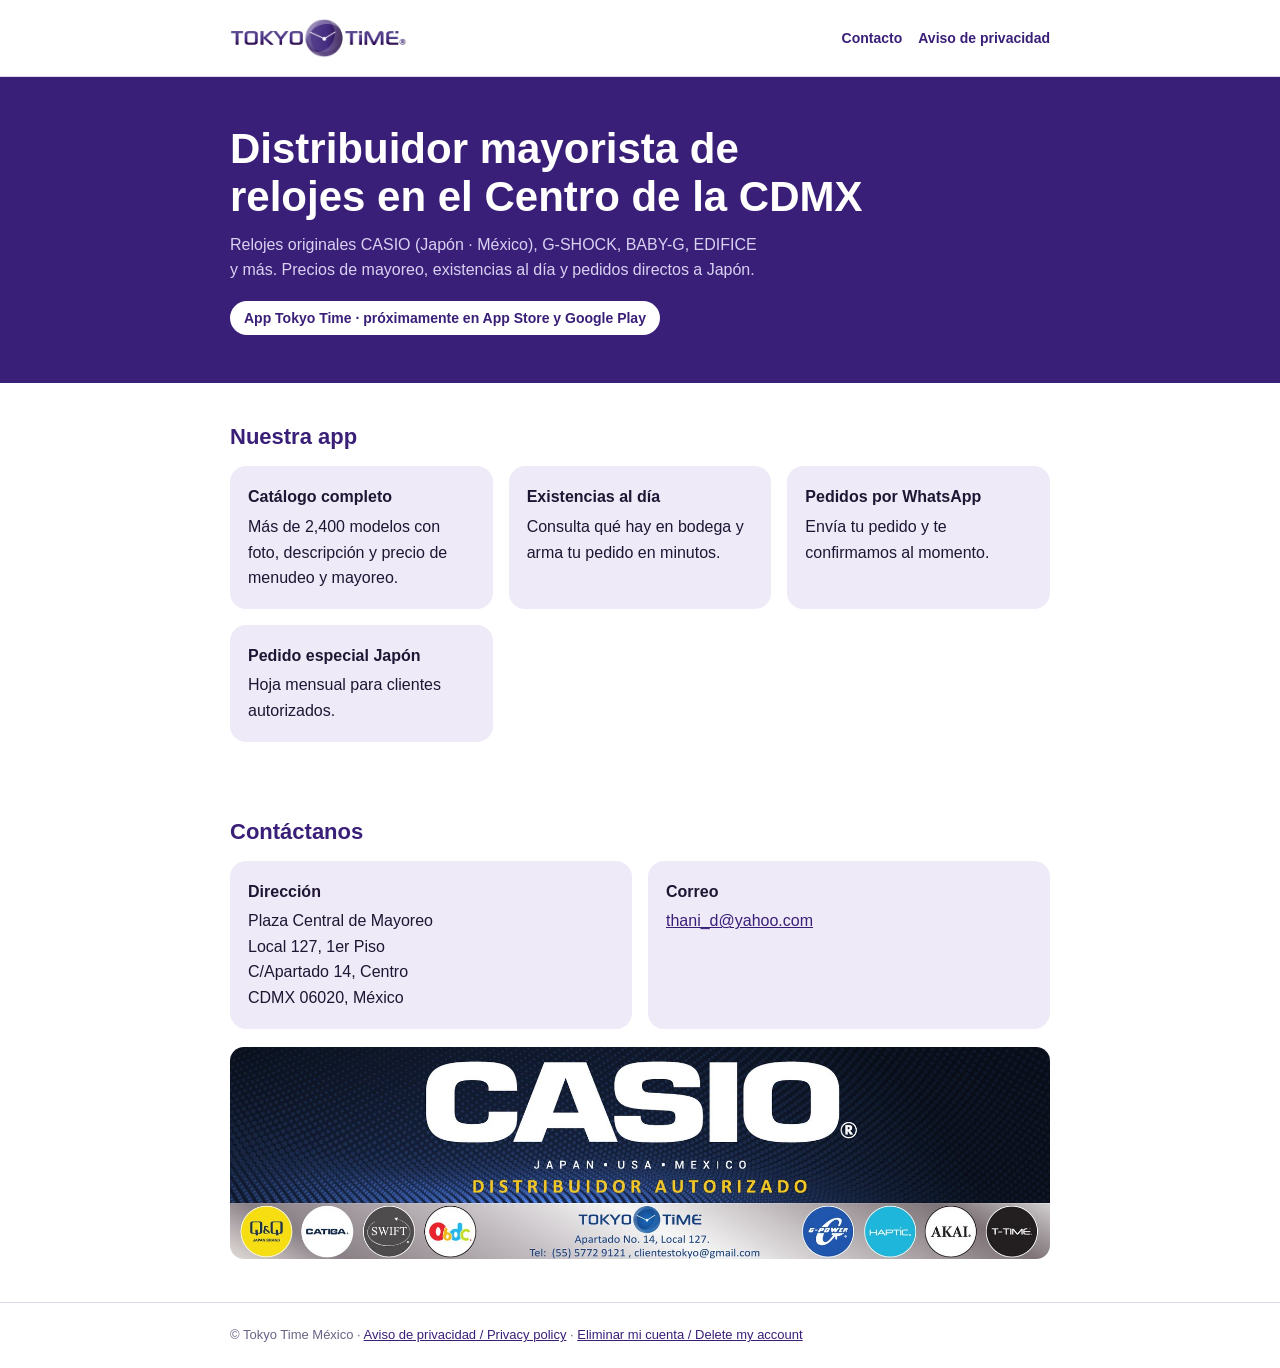
<file: index.html>
<!doctype html>
<html lang="es">
<head>
<meta charset="utf-8"><meta name="viewport" content="width=device-width,initial-scale=1">
<title>Tokyo Time México · Distribuidor mayorista de relojes</title>
<meta name="description" content="Tokyo Time: distribuidor mayorista de relojes CASIO en el Centro de la Ciudad de México. Catálogo, existencias y pedidos desde nuestra app.">
<link rel="icon" href="favicon.png"><link rel="stylesheet" href="style.css">
</head>
<body>
<header><div class="wrap"><img src="logo.jpg" alt="Tokyo Time"><nav><a href="#contacto">Contacto</a><a href="privacidad.html">Aviso de privacidad</a></nav></div></header>
<div class="hero"><div class="wrap">
  <h1>Distribuidor mayorista de relojes en el Centro de la CDMX</h1>
  <p>Relojes originales CASIO (Japón · México), G-SHOCK, BABY-G, EDIFICE y más. Precios de mayoreo, existencias al día y pedidos directos a Japón.</p>
  <span class="badge">App Tokyo Time · próximamente en App Store y Google Play</span>
</div></div>
<section><div class="wrap">
  <h2>Nuestra app</h2>
  <div class="grid">
    <div class="card"><b>Catálogo completo</b>Más de 2,400 modelos con foto, descripción y precio de menudeo y mayoreo.</div>
    <div class="card"><b>Existencias al día</b>Consulta qué hay en bodega y arma tu pedido en minutos.</div>
    <div class="card"><b>Pedidos por WhatsApp</b>Envía tu pedido y te confirmamos al momento.</div>
    <div class="card"><b>Pedido especial Japón</b>Hoja mensual para clientes autorizados.</div>
  </div>
</div></section>
<section id="contacto"><div class="wrap">
  <h2>Contáctanos</h2>
  <div class="grid">
    <div class="card"><b>Dirección</b>Plaza Central de Mayoreo<br>Local 127, 1er Piso<br>C/Apartado 14, Centro<br>CDMX 06020, México</div>
    <div class="card"><b>Correo</b><a class="contact-email" href="mailto:thani_d@yahoo.com">thani_d@yahoo.com</a></div>
  </div>
  <img class="front" src="fachada.jpg" alt="Fachada de Tokyo Time: CASIO Distribuidor Autorizado">
</div></section>
<footer><div class="wrap">© Tokyo Time México · <a href="privacidad.html">Aviso de privacidad / Privacy policy</a> · <a href="privacidad.html#eliminar">Eliminar mi cuenta / Delete my account</a></div></footer>
<script>
// The contact email is set in the app (Admin → Contacto de la tienda); this page shows the current one.
fetch("https://rltupbgjkrehrkhoqexp.supabase.co/rest/v1/app_settings?select=value&key=eq.contact_email",
  { headers: { apikey: "sb_publishable_wkzMUes6NonH6_0y9HIo1Q_FirlGFIR" } })
  .then(function (r) { return r.json(); })
  .then(function (rows) {
    var email = rows && rows[0] && rows[0].value;
    if (typeof email !== "string" || email.indexOf("@") < 1) return;
    document.querySelectorAll(".contact-email").forEach(function (a) { a.textContent = email; a.href = "mailto:" + email; });
  })
  .catch(function () {});
</script>
</body></html>
</file>
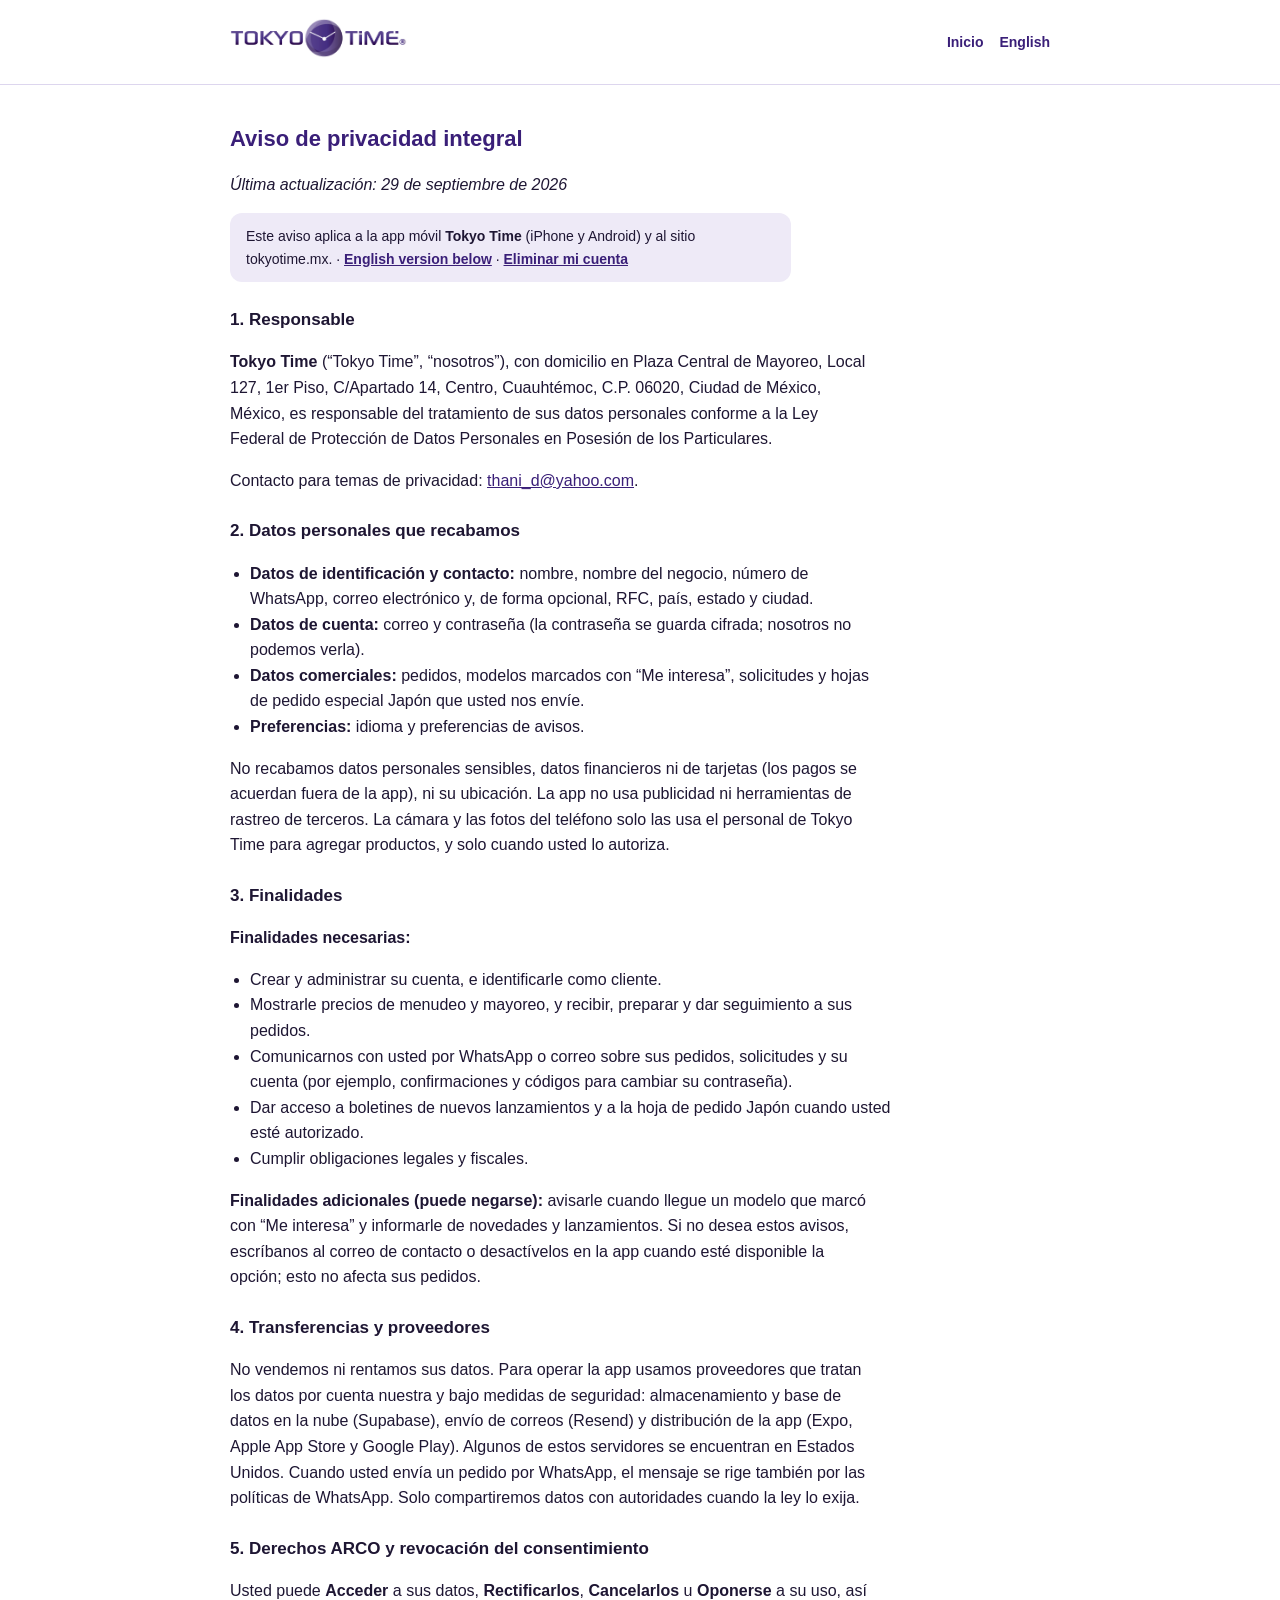
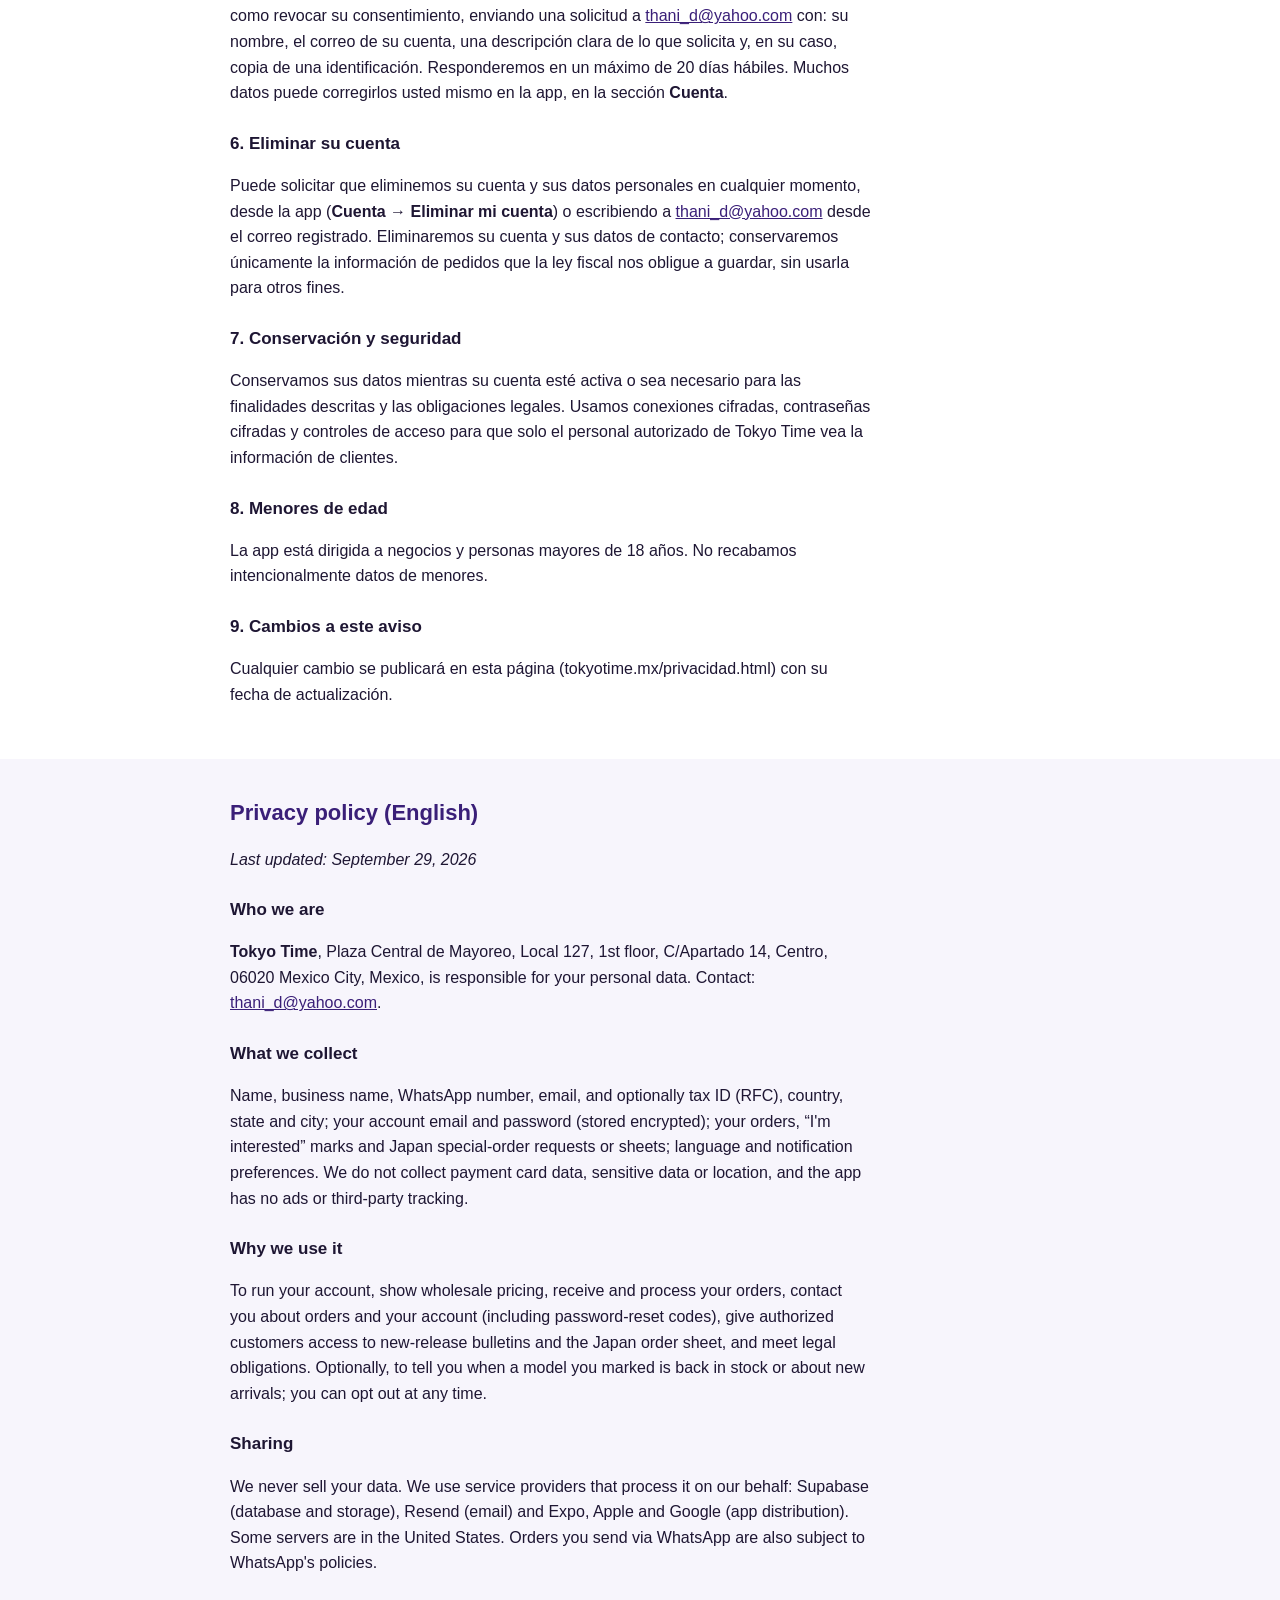
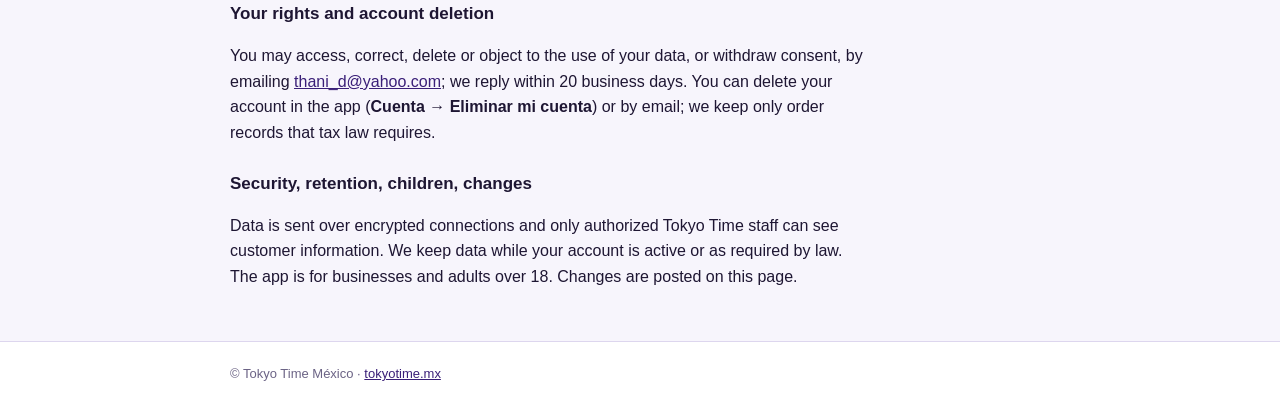
<file: privacidad.html>
<!doctype html>
<html lang="es">
<head>
<meta charset="utf-8"><meta name="viewport" content="width=device-width,initial-scale=1">
<title>Aviso de privacidad · Tokyo Time</title>
<meta name="description" content="Aviso de privacidad integral de la app y el sitio de Tokyo Time. Privacy policy of the Tokyo Time app.">
<link rel="icon" href="favicon.png"><link rel="stylesheet" href="style.css">
</head>
<body>
<header><div class="wrap"><a href="index.html"><img src="logo.jpg" alt="Tokyo Time"></a><nav><a href="index.html">Inicio</a><a href="#en">English</a></nav></div></header>

<section class="doc"><div class="wrap">
<h2>Aviso de privacidad integral</h2>
<p><i>Última actualización: 29 de septiembre de 2026</i></p>
<p class="toc">Este aviso aplica a la app móvil <b>Tokyo Time</b> (iPhone y Android) y al sitio tokyotime.mx. · <a href="#en">English version below</a> · <a href="#eliminar">Eliminar mi cuenta</a></p>

<h3>1. Responsable</h3>
<p><b>Tokyo Time</b> (“Tokyo Time”, “nosotros”), con domicilio en Plaza Central de Mayoreo, Local 127, 1er Piso, C/Apartado 14, Centro, Cuauhtémoc, C.P. 06020, Ciudad de México, México, es responsable del tratamiento de sus datos personales conforme a la Ley Federal de Protección de Datos Personales en Posesión de los Particulares.</p>
<p>Contacto para temas de privacidad: <a class="contact-email" href="mailto:thani_d@yahoo.com">thani_d@yahoo.com</a>.</p>

<h3>2. Datos personales que recabamos</h3>
<ul>
  <li><b>Datos de identificación y contacto:</b> nombre, nombre del negocio, número de WhatsApp, correo electrónico y, de forma opcional, RFC, país, estado y ciudad.</li>
  <li><b>Datos de cuenta:</b> correo y contraseña (la contraseña se guarda cifrada; nosotros no podemos verla).</li>
  <li><b>Datos comerciales:</b> pedidos, modelos marcados con “Me interesa”, solicitudes y hojas de pedido especial Japón que usted nos envíe.</li>
  <li><b>Preferencias:</b> idioma y preferencias de avisos.</li>
</ul>
<p>No recabamos datos personales sensibles, datos financieros ni de tarjetas (los pagos se acuerdan fuera de la app), ni su ubicación. La app no usa publicidad ni herramientas de rastreo de terceros. La cámara y las fotos del teléfono solo las usa el personal de Tokyo Time para agregar productos, y solo cuando usted lo autoriza.</p>

<h3>3. Finalidades</h3>
<p><b>Finalidades necesarias:</b></p>
<ul>
  <li>Crear y administrar su cuenta, e identificarle como cliente.</li>
  <li>Mostrarle precios de menudeo y mayoreo, y recibir, preparar y dar seguimiento a sus pedidos.</li>
  <li>Comunicarnos con usted por WhatsApp o correo sobre sus pedidos, solicitudes y su cuenta (por ejemplo, confirmaciones y códigos para cambiar su contraseña).</li>
  <li>Dar acceso a boletines de nuevos lanzamientos y a la hoja de pedido Japón cuando usted esté autorizado.</li>
  <li>Cumplir obligaciones legales y fiscales.</li>
</ul>
<p><b>Finalidades adicionales (puede negarse):</b> avisarle cuando llegue un modelo que marcó con “Me interesa” y informarle de novedades y lanzamientos. Si no desea estos avisos, escríbanos al correo de contacto o desactívelos en la app cuando esté disponible la opción; esto no afecta sus pedidos.</p>

<h3>4. Transferencias y proveedores</h3>
<p>No vendemos ni rentamos sus datos. Para operar la app usamos proveedores que tratan los datos por cuenta nuestra y bajo medidas de seguridad: almacenamiento y base de datos en la nube (Supabase), envío de correos (Resend) y distribución de la app (Expo, Apple App Store y Google Play). Algunos de estos servidores se encuentran en Estados Unidos. Cuando usted envía un pedido por WhatsApp, el mensaje se rige también por las políticas de WhatsApp. Solo compartiremos datos con autoridades cuando la ley lo exija.</p>

<h3>5. Derechos ARCO y revocación del consentimiento</h3>
<p>Usted puede <b>Acceder</b> a sus datos, <b>Rectificarlos</b>, <b>Cancelarlos</b> u <b>Oponerse</b> a su uso, así como revocar su consentimiento, enviando una solicitud a <a class="contact-email" href="mailto:thani_d@yahoo.com">thani_d@yahoo.com</a> con: su nombre, el correo de su cuenta, una descripción clara de lo que solicita y, en su caso, copia de una identificación. Responderemos en un máximo de 20 días hábiles. Muchos datos puede corregirlos usted mismo en la app, en la sección <b>Cuenta</b>.</p>

<h3 id="eliminar">6. Eliminar su cuenta</h3>
<p>Puede solicitar que eliminemos su cuenta y sus datos personales en cualquier momento, desde la app (<b>Cuenta → Eliminar mi cuenta</b>) o escribiendo a <a class="contact-email" href="mailto:thani_d@yahoo.com">thani_d@yahoo.com</a> desde el correo registrado. Eliminaremos su cuenta y sus datos de contacto; conservaremos únicamente la información de pedidos que la ley fiscal nos obligue a guardar, sin usarla para otros fines.</p>

<h3>7. Conservación y seguridad</h3>
<p>Conservamos sus datos mientras su cuenta esté activa o sea necesario para las finalidades descritas y las obligaciones legales. Usamos conexiones cifradas, contraseñas cifradas y controles de acceso para que solo el personal autorizado de Tokyo Time vea la información de clientes.</p>

<h3>8. Menores de edad</h3>
<p>La app está dirigida a negocios y personas mayores de 18 años. No recabamos intencionalmente datos de menores.</p>

<h3>9. Cambios a este aviso</h3>
<p>Cualquier cambio se publicará en esta página (tokyotime.mx/privacidad.html) con su fecha de actualización.</p>
</div></section>

<section class="doc" id="en" style="background:#F7F5FC"><div class="wrap">
<h2>Privacy policy (English)</h2>
<p><i>Last updated: September 29, 2026</i></p>
<h3>Who we are</h3>
<p><b>Tokyo Time</b>, Plaza Central de Mayoreo, Local 127, 1st floor, C/Apartado 14, Centro, 06020 Mexico City, Mexico, is responsible for your personal data. Contact: <a class="contact-email" href="mailto:thani_d@yahoo.com">thani_d@yahoo.com</a>.</p>
<h3>What we collect</h3>
<p>Name, business name, WhatsApp number, email, and optionally tax ID (RFC), country, state and city; your account email and password (stored encrypted); your orders, “I'm interested” marks and Japan special-order requests or sheets; language and notification preferences. We do not collect payment card data, sensitive data or location, and the app has no ads or third-party tracking.</p>
<h3>Why we use it</h3>
<p>To run your account, show wholesale pricing, receive and process your orders, contact you about orders and your account (including password-reset codes), give authorized customers access to new-release bulletins and the Japan order sheet, and meet legal obligations. Optionally, to tell you when a model you marked is back in stock or about new arrivals; you can opt out at any time.</p>
<h3>Sharing</h3>
<p>We never sell your data. We use service providers that process it on our behalf: Supabase (database and storage), Resend (email) and Expo, Apple and Google (app distribution). Some servers are in the United States. Orders you send via WhatsApp are also subject to WhatsApp's policies.</p>
<h3>Your rights and account deletion</h3>
<p>You may access, correct, delete or object to the use of your data, or withdraw consent, by emailing <a class="contact-email" href="mailto:thani_d@yahoo.com">thani_d@yahoo.com</a>; we reply within 20 business days. You can delete your account in the app (<b>Cuenta → Eliminar mi cuenta</b>) or by email; we keep only order records that tax law requires.</p>
<h3>Security, retention, children, changes</h3>
<p>Data is sent over encrypted connections and only authorized Tokyo Time staff can see customer information. We keep data while your account is active or as required by law. The app is for businesses and adults over 18. Changes are posted on this page.</p>
</div></section>

<footer><div class="wrap">© Tokyo Time México · <a href="index.html">tokyotime.mx</a></div></footer>
<script>
// The contact email is set in the app (Admin → Contacto de la tienda); this page shows the current one.
fetch("https://rltupbgjkrehrkhoqexp.supabase.co/rest/v1/app_settings?select=value&key=eq.contact_email",
  { headers: { apikey: "sb_publishable_wkzMUes6NonH6_0y9HIo1Q_FirlGFIR" } })
  .then(function (r) { return r.json(); })
  .then(function (rows) {
    var email = rows && rows[0] && rows[0].value;
    if (typeof email !== "string" || email.indexOf("@") < 1) return;
    document.querySelectorAll(".contact-email").forEach(function (a) { a.textContent = email; a.href = "mailto:" + email; });
  })
  .catch(function () {});
</script>
</body></html>
</file>
<file: style.css>
:root{--purple:#3A1F78;--violet:#6A4FB0;--lav:#EEEAF7;--ink:#1E1633;--muted:#6B6385;--line:#DDD6EE;--bg:#FFFFFF}
*{box-sizing:border-box}
body{margin:0;background:var(--bg);color:var(--ink);font-family:-apple-system,BlinkMacSystemFont,"Segoe UI",Roboto,Arial,sans-serif;line-height:1.6}
.wrap{max-width:860px;margin:0 auto;padding:0 20px}
header{border-bottom:1px solid var(--line);padding:18px 0}
header .wrap{display:flex;align-items:center;justify-content:space-between;gap:12px;flex-wrap:wrap}
header img{height:40px;width:auto}
nav a{color:var(--purple);font-weight:700;text-decoration:none;margin-left:16px;font-size:14px}
.hero{background:var(--purple);color:#fff;padding:48px 0}
.hero h1{font-size:clamp(28px,5vw,42px);line-height:1.15;margin:0 0 10px;text-wrap:balance}
.hero p{color:#D9D1F2;margin:0;max-width:60ch}
.badge{display:inline-block;background:#fff;color:var(--purple);font-weight:800;border-radius:999px;padding:6px 14px;margin-top:18px;font-size:14px}
section{padding:36px 0}
h2{font-size:22px;margin:0 0 12px;color:var(--purple)}
h3{font-size:17px;margin:24px 0 6px}
.grid{display:grid;grid-template-columns:repeat(auto-fit,minmax(240px,1fr));gap:16px}
.card{background:var(--lav);border-radius:16px;padding:18px}
.card b{display:block;margin-bottom:4px}
.front{width:100%;border-radius:14px;margin-top:18px}
footer{border-top:1px solid var(--line);padding:22px 0;color:var(--muted);font-size:13px}
footer a{color:var(--purple)}
.doc p,.doc li{max-width:72ch}
.doc ul{padding-left:20px}
.toc{background:var(--lav);border-radius:12px;padding:12px 16px;font-size:14px}
.toc a{color:var(--purple);font-weight:700}
a{color:var(--purple)}
</file>
